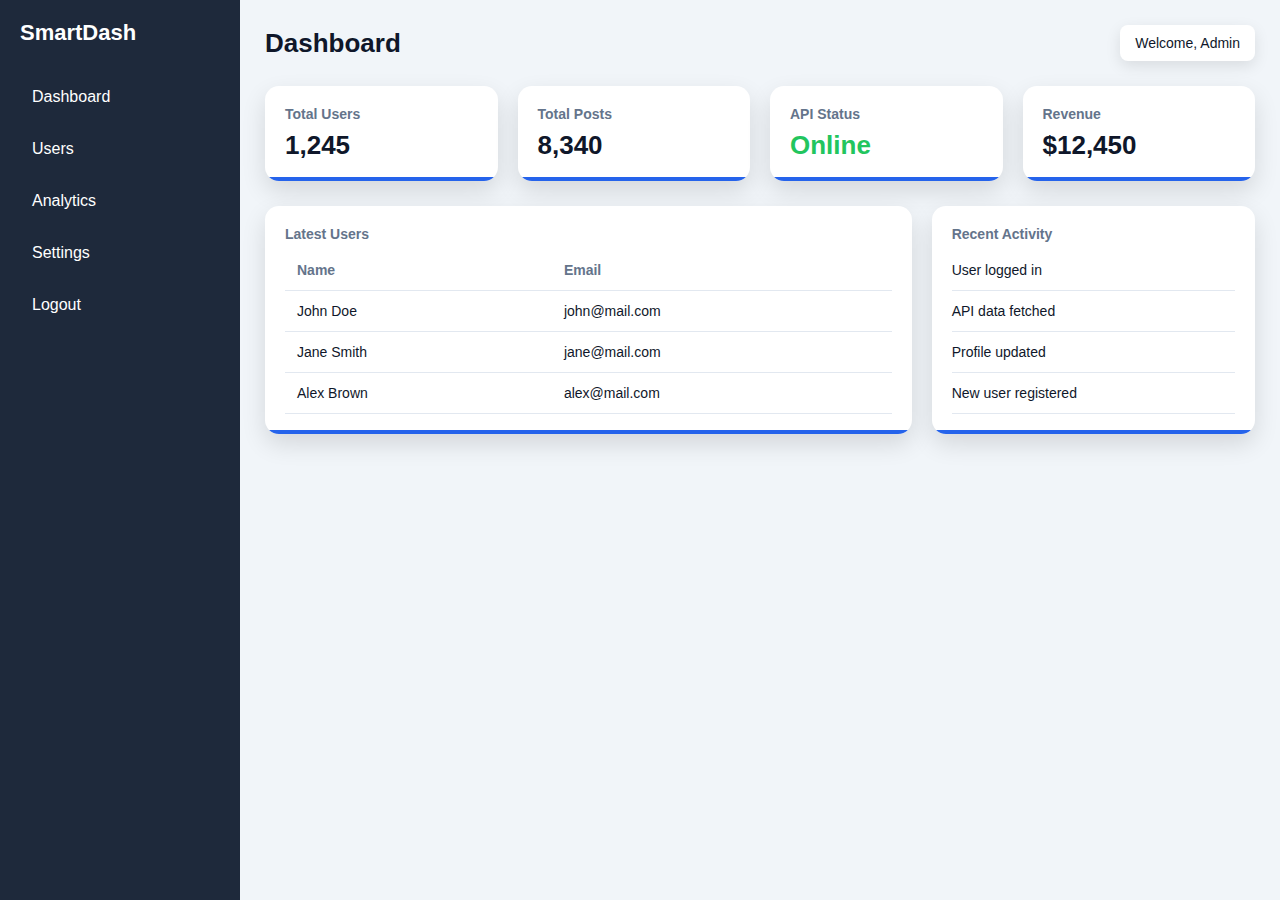
<file: index.html>
<!DOCTYPE html>
<html lang="en">

<head>
    <meta charset="UTF-8" />
    <meta name="viewport" content="width=device-width, initial-scale=1.0" />
    <title>API Dashboard</title>
    <style>
        :root {
            --primary: #2563EB;
            --secondary: #1E293B;
            --accent: #22C55E;
            --bg: #F1F5F9;
            --card: #FFFFFF;
            --text: #0F172A;
            --muted: #64748B;
            --border: #E2E8F0;
        }

        * {
            margin: 0;
            padding: 0;
            box-sizing: border-box;
            font-family: 'Segoe UI', sans-serif;
        }

        body {
            background: var(--bg);
            color: var(--text);
        }

        /* Layout */
        .dashboard {
            display: grid;
            grid-template-columns: 240px 1fr;
            min-height: 100vh;
        }

        /* Sidebar */
        .sidebar {
            background: var(--secondary);
            color: #fff;
            padding: 20px;
        }

        .sidebar h2 {
            margin-bottom: 30px;
            font-size: 22px;
        }

        .sidebar ul {
            list-style: none;
        }

        .sidebar li {
            padding: 12px;
            border-radius: 8px;
            margin-bottom: 10px;
            cursor: pointer;
            transition: 0.3s;
        }

        .sidebar li:hover {
            background: rgba(255, 255, 255, 0.1);
        }

        /* Main */
        .main {
            padding: 25px;
        }

        /* Topbar */
        .topbar {
            display: flex;
            justify-content: space-between;
            align-items: center;
            margin-bottom: 25px;
        }

        .topbar h1 {
            font-size: 26px;
        }

        .user {
            background: var(--card);
            padding: 10px 15px;
            border-radius: 8px;
            box-shadow: 0 5px 15px rgba(0, 0, 0, 0.1);
            font-size: 14px;
        }

        /* Stats Cards */
        .stats {
            display: grid;
            grid-template-columns: repeat(auto-fit, minmax(220px, 1fr));
            gap: 20px;
            margin-bottom: 25px;
        }

        .card {
            background: var(--card);
            padding: 20px;
            border-radius: 14px;
            box-shadow: 0 10px 25px rgba(0, 0, 0, 0.12);
            position: relative;
            overflow: hidden;
        }

        .card::after {
            content: '';
            position: absolute;
            width: 100%;
            height: 4px;
            background: var(--primary);
            bottom: 0;
            left: 0;
        }

        .card h3 {
            font-size: 14px;
            color: var(--muted);
            margin-bottom: 8px;
        }

        .card span {
            font-size: 26px;
            font-weight: bold;
        }

        /* Content Grid */
        .content {
            display: grid;
            grid-template-columns: 2fr 1fr;
            gap: 20px;
        }

        .table-card table {
            width: 100%;
            border-collapse: collapse;
        }

        .table-card th,
        .table-card td {
            text-align: left;
            padding: 12px;
            border-bottom: 1px solid var(--border);
            font-size: 14px;
        }

        .table-card th {
            color: var(--muted);
        }

        /* Activity */
        .activity li {
            list-style: none;
            padding: 12px 0;
            border-bottom: 1px solid var(--border);
            font-size: 14px;
        }

        /* Responsive */
        @media (max-width: 900px) {
            .dashboard {
                grid-template-columns: 1fr;
            }

            .sidebar {
                display: none;
            }

            .content {
                grid-template-columns: 1fr;
            }
        }
    </style>
</head>

<body>

    <div class="dashboard">
        <!-- Sidebar -->
        <aside class="sidebar">
            <h2>SmartDash</h2>
            <ul>
                <li>Dashboard</li>
                <li>Users</li>
                <li>Analytics</li>
                <li>Settings</li>
                <li onclick="handleLogout()">Logout</li>
            </ul>
        </aside>

        <!-- Main -->
        <main class="main">
            <div class="topbar">
                <h1>Dashboard</h1>
                <div class="user" id="user">Welcome, Admin</div>
            </div>

            <!-- Stats -->
            <section class="stats">
                <div class="card">
                    <h3>Total Users</h3><span>1,245</span>
                </div>
                <div class="card">
                    <h3>Total Posts</h3><span>8,340</span>
                </div>
                <div class="card">
                    <h3>API Status</h3><span style="color:var(--accent)">Online</span>
                </div>
                <div class="card">
                    <h3>Revenue</h3><span>$12,450</span>
                </div>
            </section>

            <!-- Content -->
            <section class="content">
                <div class="card table-card">
                    <h3>Latest Users</h3>
                    <table>
                        <tr>
                            <th>Name</th>
                            <th>Email</th>
                        </tr>
                        <tr>
                            <td>John Doe</td>
                            <td>john@mail.com</td>
                        </tr>
                        <tr>
                            <td>Jane Smith</td>
                            <td>jane@mail.com</td>
                        </tr>
                        <tr>
                            <td>Alex Brown</td>
                            <td>alex@mail.com</td>
                        </tr>
                    </table>
                </div>

                <div class="card">
                    <h3>Recent Activity</h3>
                    <ul class="activity">
                        <li>User logged in</li>
                        <li>API data fetched</li>
                        <li>Profile updated</li>
                        <li>New user registered</li>
                    </ul>
                </div>
            </section>
        </main>
    </div>

    <script src="js/dashboard.js"></script>
    <script src="js/auth.js"></script>
</body>

</html>
</file>
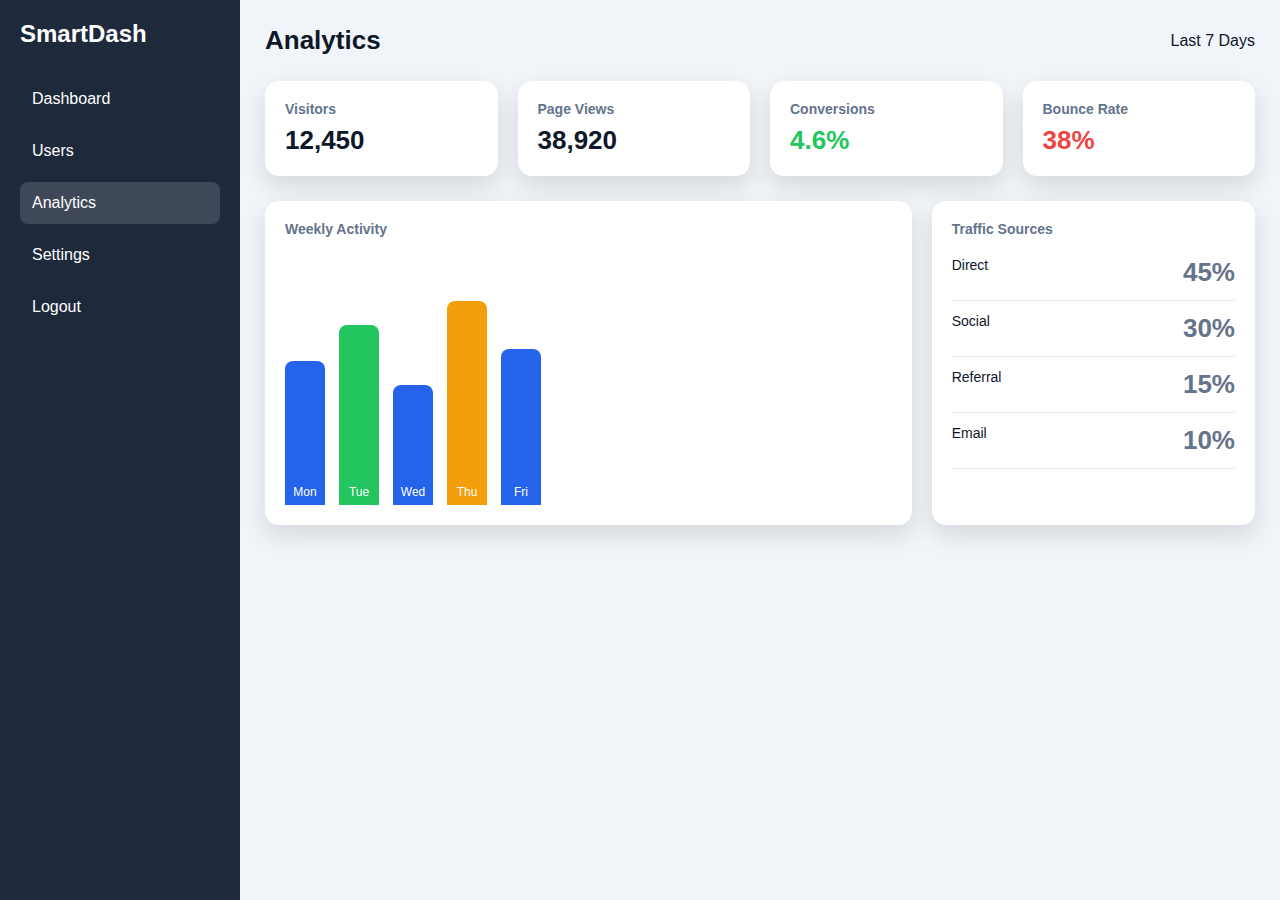
<file: analytics.html>
<!DOCTYPE html>
<html lang="en">

<head>
    <meta charset="UTF-8" />
    <meta name="viewport" content="width=device-width, initial-scale=1.0" />
    <title>Analytics</title>
    <link rel="stylesheet" href="css/analytics.css">
</head>

<body>

    <div class="layout">
        <aside class="sidebar">
            <h2>SmartDash</h2>
            <ul>
                <li><a href="index.html">Dashboard</a></li>
                <li><a href="users.html">Users</a></li>
                <li class="active">Analytics</li>
                <li><a href="settings.html">Settings</a></li>
                <li>Logout</li>
            </ul>
        </aside>

        <main class="main">
            <div class="topbar">
                <h1>Analytics</h1>
                <div>Last 7 Days</div>
            </div>

            <!-- Stats -->
            <section class="stats">
                <div class="card">
                    <h3>Visitors</h3><span>12,450</span>
                </div>
                <div class="card">
                    <h3>Page Views</h3><span>38,920</span>
                </div>
                <div class="card">
                    <h3>Conversions</h3><span style="color:var(--accent)">4.6%</span>
                </div>
                <div class="card">
                    <h3>Bounce Rate</h3><span style="color:var(--danger)">38%</span>
                </div>
            </section>

            <!-- Charts -->
            <section class="charts">
                <div class="card">
                    <h3>Weekly Activity</h3>
                    <div class="chart-box">
                        <div class="bar" style="height:60%">Mon</div>
                        <div class="bar green" style="height:75%">Tue</div>
                        <div class="bar" style="height:50%">Wed</div>
                        <div class="bar orange" style="height:85%">Thu</div>
                        <div class="bar" style="height:65%">Fri</div>
                    </div>
                </div>

                <div class="card">
                    <h3>Traffic Sources</h3>
                    <ul class="traffic">
                        <li>Direct <span>45%</span></li>
                        <li>Social <span>30%</span></li>
                        <li>Referral <span>15%</span></li>
                        <li>Email <span>10%</span></li>
                    </ul>
                </div>
            </section>

        </main>
    </div>

</body>

</html>
</file>
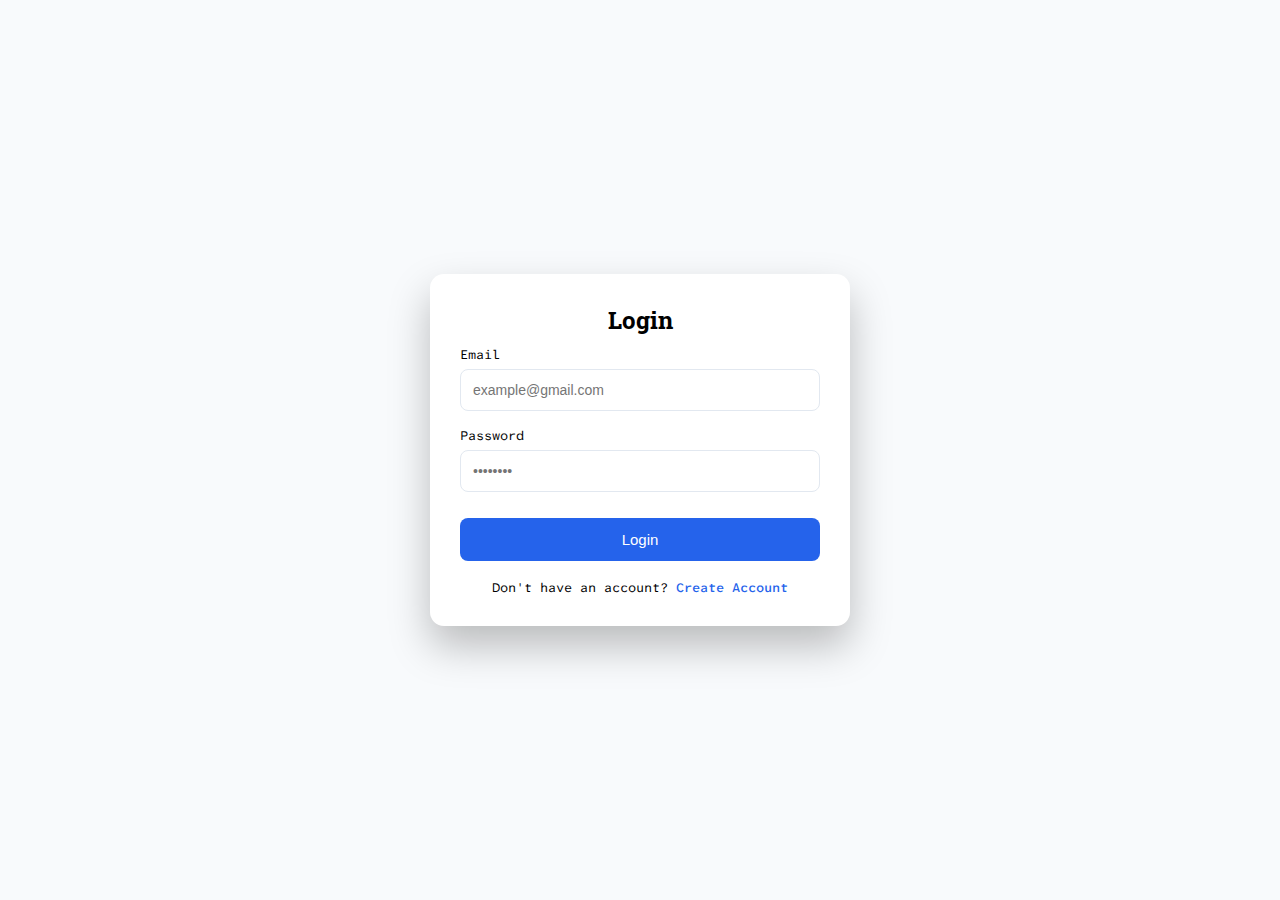
<file: login.html>
<!DOCTYPE html>
<html lang="en">

<head>
    <meta charset="UTF-8">
    <meta name="viewport" content="width=device-width, initial-scale=1.0">
    <title>Login Page</title>
    <link rel="stylesheet" href="css/login.css">
</head>

<body>
    <main>
        <div id="login" class="container">
            <h2>Login</h2>
            <form class="form">
                <div class="form-group">
                    <label>Email</label>
                    <input type="email" name="email" oninput="getInputValue(this)" placeholder="example@gmail.com"
                        required />
                </div>
                <div class="form-group">
                    <label>Password</label>
                    <input type="password" name="password" oninput="getInputValue(this)" placeholder="••••••••"
                        required />
                </div>
                <button id="loginBtn">Login</button>
            </form>
            <div class="footer-text">
                Don't have an account? <a href="#" onclick="changeUI(event)">Create Account</a>
            </div>
        </div>

        <div id="register" class="container hidden">
            <h2>Create Account</h2>
            <p>Register to access your dashboard</p>

            <form id="registerForm">
                <div class="row">
                    <div class="form-group">
                        <label>First Name</label>
                        <input type="text" name="firstName" oninput="getInputValue(this)" placeholder="John" required />
                    </div>
                    <div class="form-group">
                        <label>Last Name</label>
                        <input type="text" name="lastName" oninput="getInputValue(this)" placeholder="Doe" required />
                    </div>
                </div>

                <div class="form-group">
                    <label>Email</label>
                    <input type="email" name="email" oninput="getInputValue(this)" placeholder="john@example.com"
                        required />
                </div>

                <div class="form-group">
                    <label>Password</label>
                    <input type="password" name="password" oninput="getInputValue(this)" placeholder="••••••••"
                        required />
                </div>

                <div class="form-group">
                    <label>Confirm Password</label>
                    <input type="password" name="confirmPassword" oninput="getInputValue(this)" placeholder="••••••••"
                        required />
                </div>

                <button type="submit" id="registerBtn">Register</button>
            </form>

            <div class="footer-text">
                Already have an account? <a href="#" onclick="changeUI(event)">Login</a>
            </div>
        </div>
    </main>
    <script src="js/auth.js"></script>
</body>

</html>
</file>
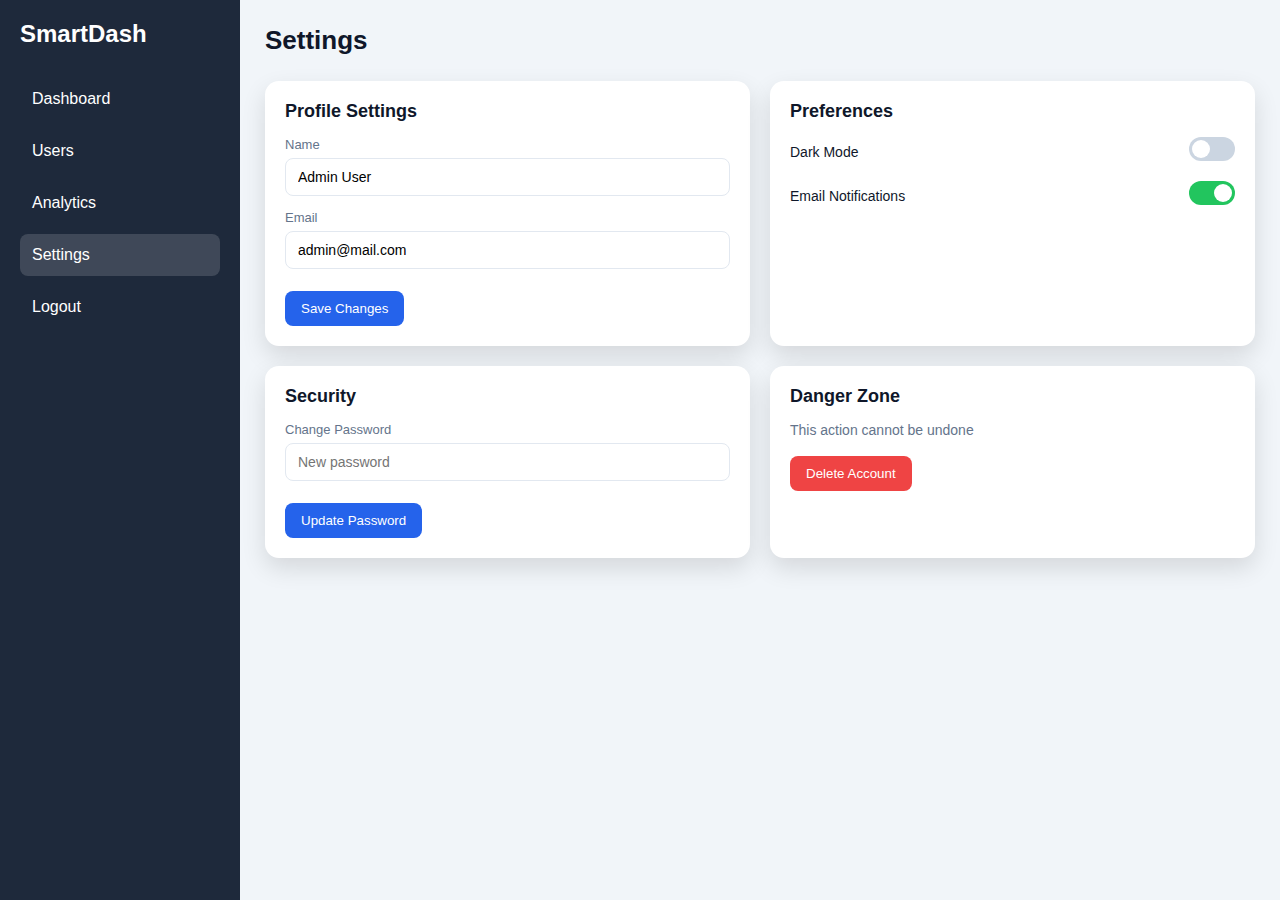
<file: settings.html>
<!DOCTYPE html>
<html lang="en">

<head>
    <meta charset="UTF-8" />
    <meta name="viewport" content="width=device-width, initial-scale=1.0" />
    <title>Settings</title>
    <link rel="stylesheet" href="css/settings.css">
</head>

<body>

    <div class="layout">
        <aside class="sidebar">
            <h2>SmartDash</h2>
            <ul>
                <li><a href="index.html">Dashboard</a></li>
                <li><a href="users.html">Users</a></li>
                <li><a href="analytics.html">Analytics</a></li>
                <li class="active">Settings</li>
                <li>Logout</li>
            </ul>
        </aside>

        <main class="main">
            <div class="topbar">
                <h1>Settings</h1>
            </div>

            <section class="settings">

                <!-- Profile -->
                <div class="card">
                    <h3>Profile Settings</h3>
                    <div class="form-group">
                        <label>Name</label>
                        <input type="text" value="Admin User" />
                    </div>
                    <div class="form-group">
                        <label>Email</label>
                        <input type="email" value="admin@mail.com" />
                    </div>
                    <button>Save Changes</button>
                </div>

                <!-- Preferences -->
                <div class="card">
                    <h3>Preferences</h3>
                    <div class="toggle">
                        <span>Dark Mode</span>
                        <label class="switch">
                            <input type="checkbox" />
                            <span class="slider"></span>
                        </label>
                    </div>
                    <div class="toggle">
                        <span>Email Notifications</span>
                        <label class="switch">
                            <input type="checkbox" checked />
                            <span class="slider"></span>
                        </label>
                    </div>
                </div>

                <!-- Security -->
                <div class="card">
                    <h3>Security</h3>
                    <div class="form-group">
                        <label>Change Password</label>
                        <input type="password" placeholder="New password" />
                    </div>
                    <button>Update Password</button>
                </div>

                <!-- Danger Zone -->
                <div class="card danger">
                    <h3>Danger Zone</h3>
                    <p style="font-size:14px;color:var(--muted);margin-bottom:10px;">
                        This action cannot be undone
                    </p>
                    <button>Delete Account</button>
                </div>

            </section>
        </main>
    </div>

</body>

</html>
</file>
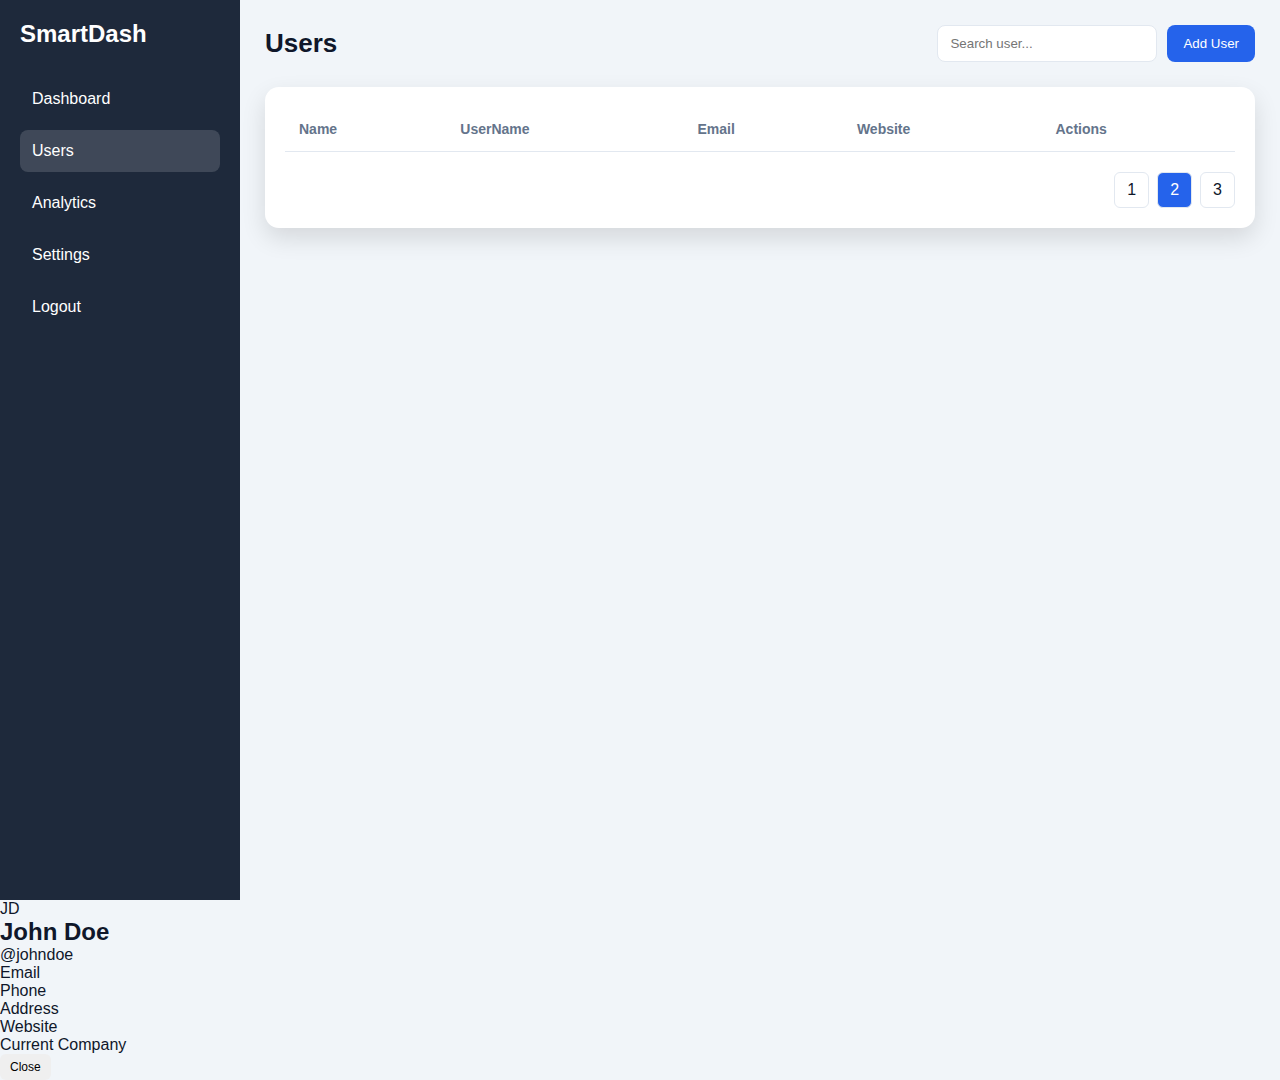
<file: users.html>
<!DOCTYPE html>
<html lang="en">

<head>
    <meta charset="UTF-8" />
    <meta name="viewport" content="width=device-width, initial-scale=1.0" />
    <title>Users</title>
    <link rel="stylesheet" href="css/users.css">
</head>

<body>

    <div class="layout">
        <aside class="sidebar">
            <h2>SmartDash</h2>
            <ul>
                <li><a href="index.html">Dashboard</a></li>
                <li class="active">Users</li>
                <li><a href="analytics.html">Analytics</a></li>
                <li><a href="settings.html">Settings</a></li>
                <li>Logout</li>
            </ul>
        </aside>

        <main class="main">
            <div class="topbar">
                <h1>Users</h1>
                <div class="actions">
                    <input type="text" placeholder="Search user..." />
                    <button>Add User</button>
                </div>
            </div>

            <div class="card">
                <table>
                    <thead>
                        <tr>
                            <th>Name</th>
                            <th>UserName</th>
                            <th>Email</th>
                            <th>Website</th>
                            <th>Actions</th>
                        </tr>
                    </thead>
                    <tbody id="usersTable"></tbody>
                </table>

                <div class="pagination">
                    <div class="page">1</div>
                    <div class="page active">2</div>
                    <div class="page">3</div>
                </div>
            </div>

        </main>
    </div>

    <!-- Details -->



    <div class="modal" id="viewModal">
        <div class="overlay"></div>
        <div class="view-card">

            <!-- Header -->
            <div class="view-header">
                <div class="avatar" id="vAvatar">JD</div>
                <div>
                    <h2 id="vName">John Doe</h2>
                    <p class="username" id="vUsername">@johndoe</p>
                </div>
            </div>

            <!-- Details -->
            <div class="view-body">
                <div class="info">
                    <span>Email</span>
                    <p id="vEmail"></p>
                </div>

                <div class="info">
                    <span>Phone</span>
                    <p id="vPhone"></p>
                </div>

                <div class="info">
                    <span>Address</span>
                    <p id="vAddress"></p>
                </div>

                <div class="info">
                    <span>Website</span>
                    <p id="vWebsite"></p>
                </div>

                <div class="info">
                    <span>Current Company</span>
                    <p id="vCompany"></p>
                </div>
            </div>

            <!-- Footer -->
            <div class="view-actions">
                <button class="btn cancel" id="closeView">Close</button>
            </div>

        </div>
    </div>


    <script type="module" src="js/dashboard.js"></script>
</body>

</html>
</file>
<file: css/analytics.css>
:root {
    --primary: #2563EB;
    --secondary: #1E293B;
    --accent: #22C55E;
    --warning: #F59E0B;
    --danger: #EF4444;
    --bg: #F1F5F9;
    --card: #FFFFFF;
    --text: #0F172A;
    --muted: #64748B;
    --border: #E2E8F0;
}

* {
    margin: 0;
    padding: 0;
    box-sizing: border-box;
    font-family: 'Segoe UI', sans-serif;
}

body {
    background: var(--bg);
    color: var(--text);
}

.layout {
    display: grid;
    grid-template-columns: 240px 1fr;
    min-height: 100vh;
}

/* Sidebar */
.sidebar {
    background: var(--secondary);
    color: #fff;
    padding: 20px;
}

.sidebar h2 {
    margin-bottom: 30px;
}

.sidebar li {
    list-style: none;
    padding: 12px;
    border-radius: 8px;
    margin-bottom: 10px;
    cursor: pointer;
}

.sidebar li a {
    text-decoration: none;
    color: white;
}

.sidebar li.active,
.sidebar li:hover {
    background: rgba(255, 255, 255, 0.15);
}

/* Main */
.main {
    padding: 25px;
}

.topbar {
    display: flex;
    justify-content: space-between;
    align-items: center;
    margin-bottom: 25px;
}

.topbar h1 {
    font-size: 26px;
}

/* Summary cards */
.stats {
    display: grid;
    grid-template-columns: repeat(auto-fit, minmax(220px, 1fr));
    gap: 20px;
    margin-bottom: 25px;
}

.card {
    background: var(--card);
    padding: 20px;
    border-radius: 14px;
    box-shadow: 0 10px 25px rgba(0, 0, 0, 0.12);
}

.card h3 {
    font-size: 14px;
    color: var(--muted);
    margin-bottom: 8px;
}

.card span {
    font-size: 26px;
    font-weight: bold;
}

/* Charts */
.charts {
    display: grid;
    grid-template-columns: 2fr 1fr;
    gap: 20px;
    margin-bottom: 25px;
}

.chart-box {
    height: 260px;
    display: flex;
    align-items: flex-end;
    gap: 14px;
    padding-top: 20px;
}

.bar {
    width: 40px;
    background: var(--primary);
    border-radius: 8px 8px 0 0;
    display: flex;
    align-items: flex-end;
    justify-content: center;
    color: #fff;
    font-size: 12px;
    padding-bottom: 6px;
}

.bar.green {
    background: var(--accent);
}

.bar.orange {
    background: var(--warning);
}

/* Traffic */
.traffic li {
    list-style: none;
    padding: 12px 0;
    border-bottom: 1px solid var(--border);
    font-size: 14px;
    display: flex;
    justify-content: space-between;
}

.traffic span {
    color: var(--muted);
}

/* Responsive */
@media (max-width: 900px) {
    .layout {
        grid-template-columns: 1fr;
    }

    .sidebar {
        display: none;
    }

    .charts {
        grid-template-columns: 1fr;
    }
}
</file>
<file: css/login.css>
@import url('https://fonts.googleapis.com/css2?family=Atkinson+Hyperlegible+Mono:ital,wght@0,200..800;1,200..800&family=Roboto+Slab:wght@100..900&display=swap');

:root {
    --primary: #2563EB;
    --secondary: #1E293B;
    --accent: #22C55E;
    --background: #F8FAFC;
    --card: #FFFFFF;
    --text-primary: #0F172A;
    --text-muted: #64748B;
    --border: #E2E8F0;
}

* {
    padding: 0;
    margin: 0;
    box-sizing: border-box;
}

main {
    width: 100%;
    height: 100vh;
    display: flex;
    justify-content: center;
    align-items: center;
    background: var(--background);
    flex-direction: column;
    font-family: "Atkinson Hyperlegible Mono";
}

.container {
    width: 420px;
    background: var(--card);
    border-radius: 14px;
    padding: 30px;
    box-shadow: 0 20px 40px rgba(0, 0, 0, 0.25);
    animation: fadeIn 0.6s ease;
}

.hidden {
    display: none;
}

@keyframes fadeIn {
    from {
        opacity: 0;
        transform: translateY(20px);
    }

    to {
        opacity: 1;
        transform: translateY(0);
    }
}


.container h2 {
    font-family: "Roboto Slab", serif;
    text-align: center;
    margin-bottom: 10px;
    color: var(--text);
}


.container p {
    text-align: center;
    color: var(--muted);
    margin-bottom: 25px;
    font-size: 14px;
}


.form-group {
    margin-bottom: 16px;
}


label {
    display: block;
    font-size: 13px;
    margin-bottom: 6px;
    color: var(--text);
}


input {
    width: 100%;
    padding: 12px;
    border-radius: 8px;
    border: 1px solid var(--border);
    font-size: 14px;
    transition: 0.3s;
}

input:focus {
    outline: none;
    border-color: var(--primary);
    box-shadow: 0 0 0 3px rgba(37, 99, 235, 0.15);
}


.row {
    display: flex;
    gap: 12px;
}


.row .form-group {
    flex: 1;
}

button {
    width: 100%;
    padding: 13px;
    border: none;
    border-radius: 8px;
    background: var(--primary);
    color: #fff;
    font-size: 15px;
    cursor: pointer;
    margin-top: 10px;
    transition: 0.3s;
}


button:hover {
    background: #1d4ed8;
}

.footer-text {
    text-align: center;
    margin-top: 18px;
    font-size: 13px;
    color: var(--muted);
}


.footer-text a {
    color: var(--primary);
    text-decoration: none;
    font-weight: 500;
}

@media (max-width: 480px) {
    .container {
        width: 90%;
        padding: 25px;
    }
}
</file>
<file: css/settings.css>
:root {
    --primary: #2563EB;
    --secondary: #1E293B;
    --accent: #22C55E;
    --danger: #EF4444;
    --bg: #F1F5F9;
    --card: #FFFFFF;
    --text: #0F172A;
    --muted: #64748B;
    --border: #E2E8F0;
}

* {
    margin: 0;
    padding: 0;
    box-sizing: border-box;
    font-family: 'Segoe UI', sans-serif;
}

body {
    background: var(--bg);
    color: var(--text);
}

.layout {
    display: grid;
    grid-template-columns: 240px 1fr;
    min-height: 100vh;
}

/* Sidebar */
.sidebar {
    background: var(--secondary);
    color: #fff;
    padding: 20px;
}

.sidebar h2 {
    margin-bottom: 30px;
}

.sidebar li {
    list-style: none;
    padding: 12px;
    border-radius: 8px;
    margin-bottom: 10px;
    cursor: pointer;
}

.sidebar li a {
    text-decoration: none;
    color: white;
}

.sidebar li.active,
.sidebar li:hover {
    background: rgba(255, 255, 255, 0.15);
}

/* Main */
.main {
    padding: 25px;
}

.topbar {
    display: flex;
    justify-content: space-between;
    align-items: center;
    margin-bottom: 25px;
}

.topbar h1 {
    font-size: 26px;
}

/* Settings Grid */
.settings {
    display: grid;
    grid-template-columns: repeat(auto-fit, minmax(320px, 1fr));
    gap: 20px;
}

.card {
    background: var(--card);
    padding: 20px;
    border-radius: 14px;
    box-shadow: 0 10px 25px rgba(0, 0, 0, 0.12);
}

.card h3 {
    margin-bottom: 15px;
    font-size: 18px;
}

/* Form */
.form-group {
    margin-bottom: 14px;
}

label {
    display: block;
    font-size: 13px;
    margin-bottom: 6px;
    color: var(--muted);
}

input,
select {
    width: 100%;
    padding: 10px 12px;
    border-radius: 8px;
    border: 1px solid var(--border);
    font-size: 14px;
}

input:focus,
select:focus {
    outline: none;
    border-color: var(--primary);
}

button {
    padding: 10px 16px;
    border-radius: 8px;
    border: none;
    cursor: pointer;
    background: var(--primary);
    color: #fff;
    margin-top: 8px;
}

/* Toggle */
.toggle {
    display: flex;
    justify-content: space-between;
    align-items: center;
    margin-bottom: 14px;
    font-size: 14px;
}

.switch {
    position: relative;
    width: 46px;
    height: 24px;
}

.switch input {
    display: none;
}

.slider {
    position: absolute;
    inset: 0;
    background: #CBD5E1;
    border-radius: 24px;
    cursor: pointer;
    transition: 0.3s;
}

.slider::before {
    content: '';
    position: absolute;
    width: 18px;
    height: 18px;
    background: #fff;
    border-radius: 50%;
    top: 3px;
    left: 3px;
    transition: 0.3s;
}

.switch input:checked+.slider {
    background: var(--accent);
}

.switch input:checked+.slider::before {
    transform: translateX(22px);
}

/* Danger */
.danger button {
    background: var(--danger);
}

/* Responsive */
@media (max-width: 900px) {
    .layout {
        grid-template-columns: 1fr;
    }

    .sidebar {
        display: none;
    }
}
</file>
<file: css/users.css>
:root {
    --primary: #2563EB;
    --secondary: #1E293B;
    --bg: #F1F5F9;
    --card: #FFFFFF;
    --text: #0F172A;
    --muted: #64748B;
    --border: #E2E8F0;
    --success: #22C55E;
}

* {
    margin: 0;
    padding: 0;
    box-sizing: border-box;
    font-family: 'Segoe UI', sans-serif;
}

body {
    background: var(--bg);
    color: var(--text);
}

.layout {
    display: grid;
    grid-template-columns: 240px 1fr;
    min-height: 100vh;
}

/* Sidebar */
.sidebar {
    background: var(--secondary);
    color: #fff;
    padding: 20px;
}

.sidebar h2 {
    margin-bottom: 30px;
}

.sidebar li {
    list-style: none;
    padding: 12px;
    border-radius: 8px;
    margin-bottom: 10px;
    cursor: pointer;
}

.sidebar li a {
    text-decoration: none;
    color: white;
}

.sidebar li.active,
.sidebar li:hover {
    background: rgba(255, 255, 255, 0.15);
}

/* Main */
.main {
    padding: 25px;
}

.topbar {
    display: flex;
    justify-content: space-between;
    align-items: center;
    margin-bottom: 25px;
}

.topbar h1 {
    font-size: 26px;
}

.actions {
    display: flex;
    gap: 10px;
}

.actions input {
    padding: 10px 12px;
    border-radius: 8px;
    border: 1px solid var(--border);
    width: 220px;
}

.actions button {
    padding: 10px 16px;
    border: none;
    border-radius: 8px;
    background: var(--primary);
    color: #fff;
    cursor: pointer;
}

/* Table */
.card {
    background: var(--card);
    padding: 20px;
    border-radius: 14px;
    box-shadow: 0 10px 25px rgba(0, 0, 0, 0.12);
}

table {
    width: 100%;
    border-collapse: collapse;
}

th,
td {
    padding: 14px;
    border-bottom: 1px solid var(--border);
    font-size: 14px;
}

th {
    color: var(--muted);
    text-align: left;
}


.btn {
    padding: 6px 10px;
    border-radius: 6px;
    border: none;
    cursor: pointer;
    font-size: 12px;
}

.btn-view {
    background: #E0E7FF;
    color: var(--primary);
}

.btn-delete {
    background: #FEE2E2;
    color: #DC2626;
}

/* Pagination */
.pagination {
    display: flex;
    justify-content: flex-end;
    gap: 8px;
    margin-top: 20px;
}

.page {
    padding: 8px 12px;
    border-radius: 6px;
    background: #fff;
    border: 1px solid var(--border);
    cursor: pointer;
}

.page.active {
    background: var(--primary);
    color: #fff;
}

/* Responsive */
@media (max-width: 900px) {
    .layout {
        grid-template-columns: 1fr;
    }

    .sidebar {
        display: none;
    }

    .actions input {
        width: 140px;
    }
}
</file>
